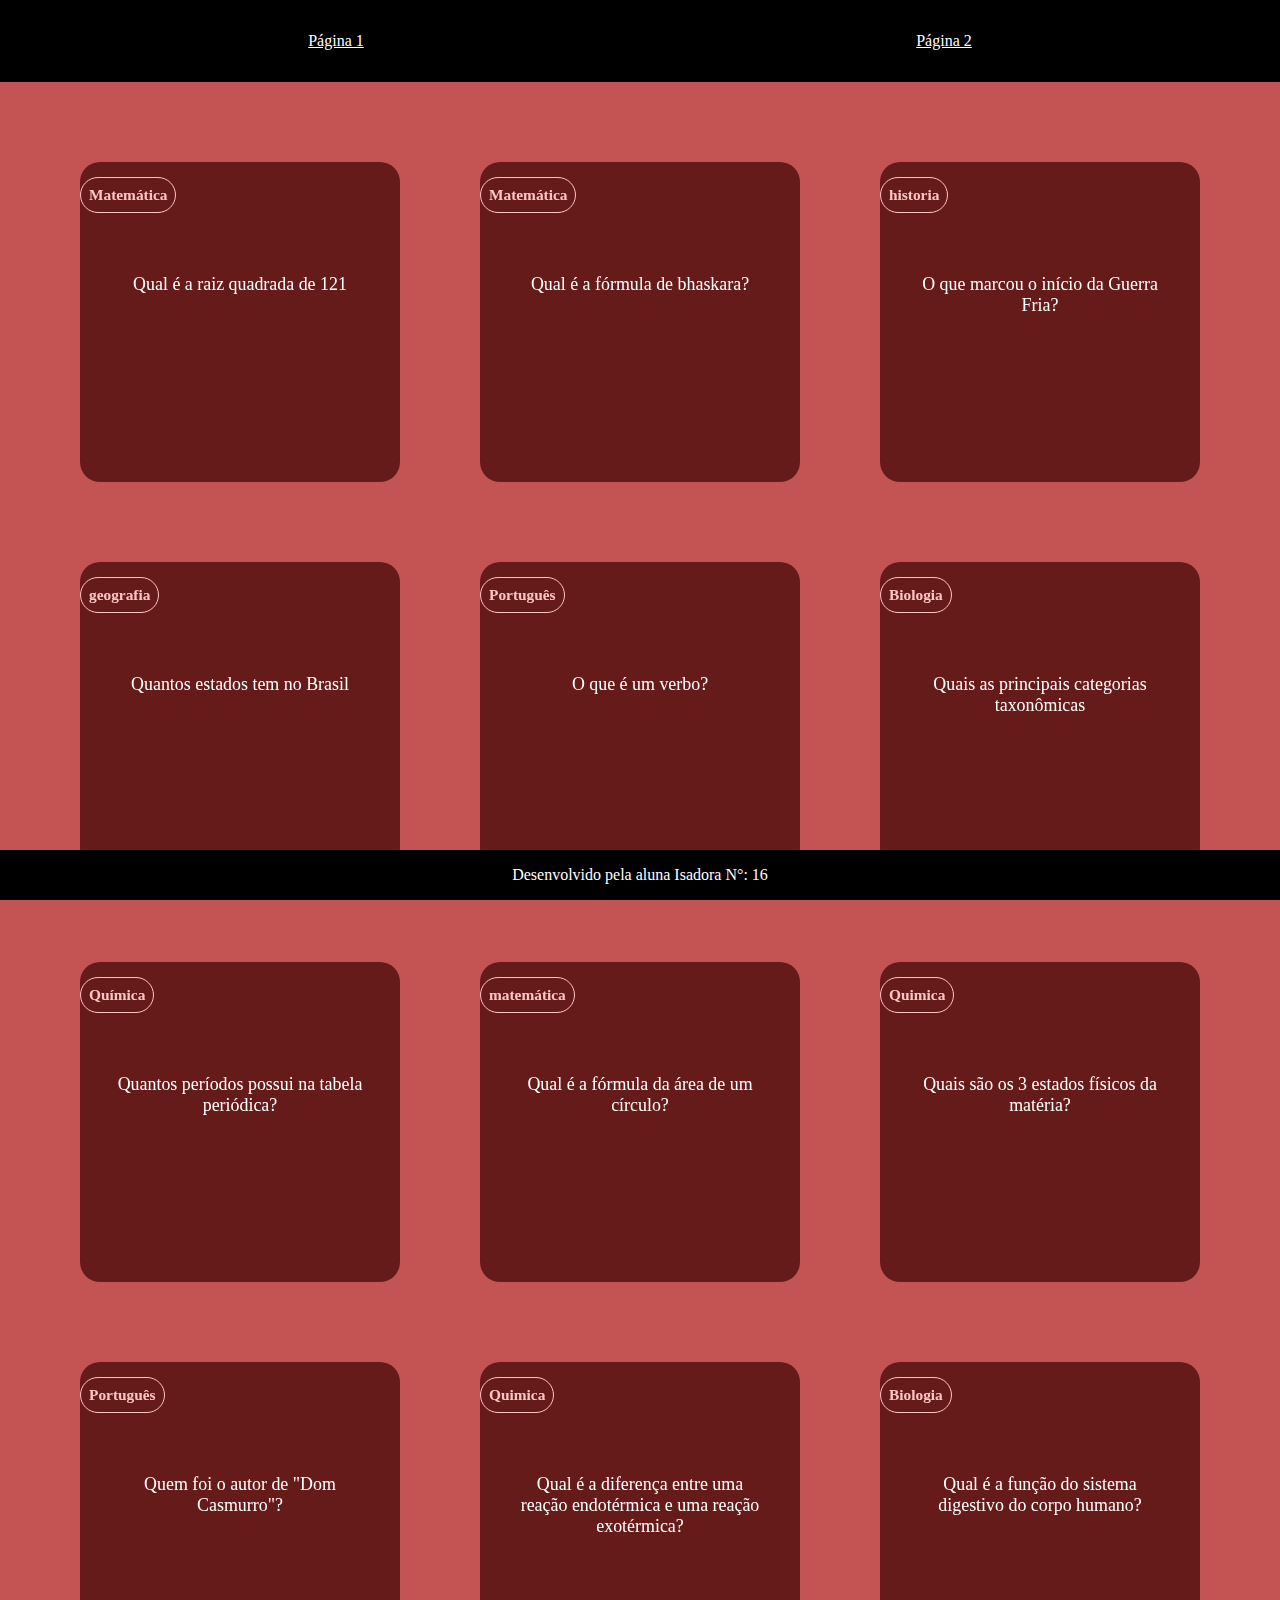
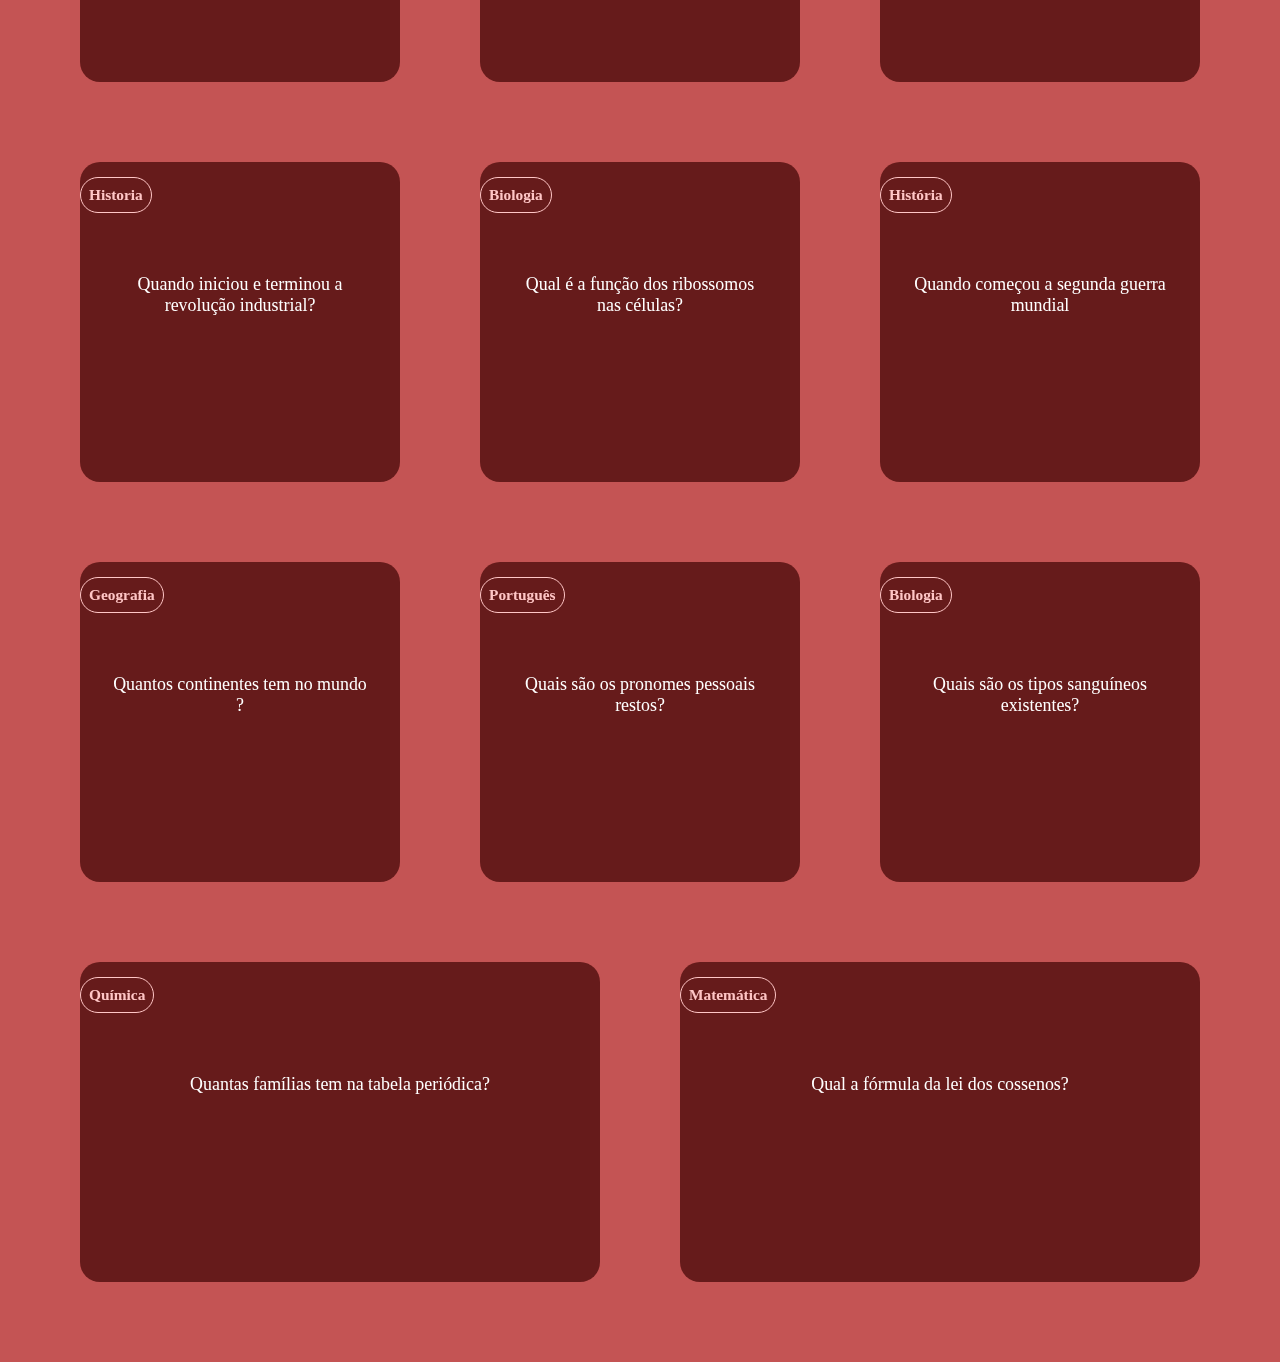
<file: index.html>
<!DOCTYPE html>
<html lang="en">
<head>
    <meta charset="UTF-8">
    <meta name="viewport" content="width=device-width, initial-scale=1.0">
    <title>07/10, perguntas</title>
    <link rel="stylesheet" href="style.css">
</head>
<body>
    <header>
        <a href="index.html">Página 1</a>
        <a href="pagina2.html">Página 2</a>

    </header>
    <section id="container">

    </section>
    <footer>
        <p>Desenvolvido pela aluna Isadora N°: 16</p>
    </footer> 
    <script src="main.js"></script>
    <script src="perguntas.js"></script>
   
</body>
</html>
</file>
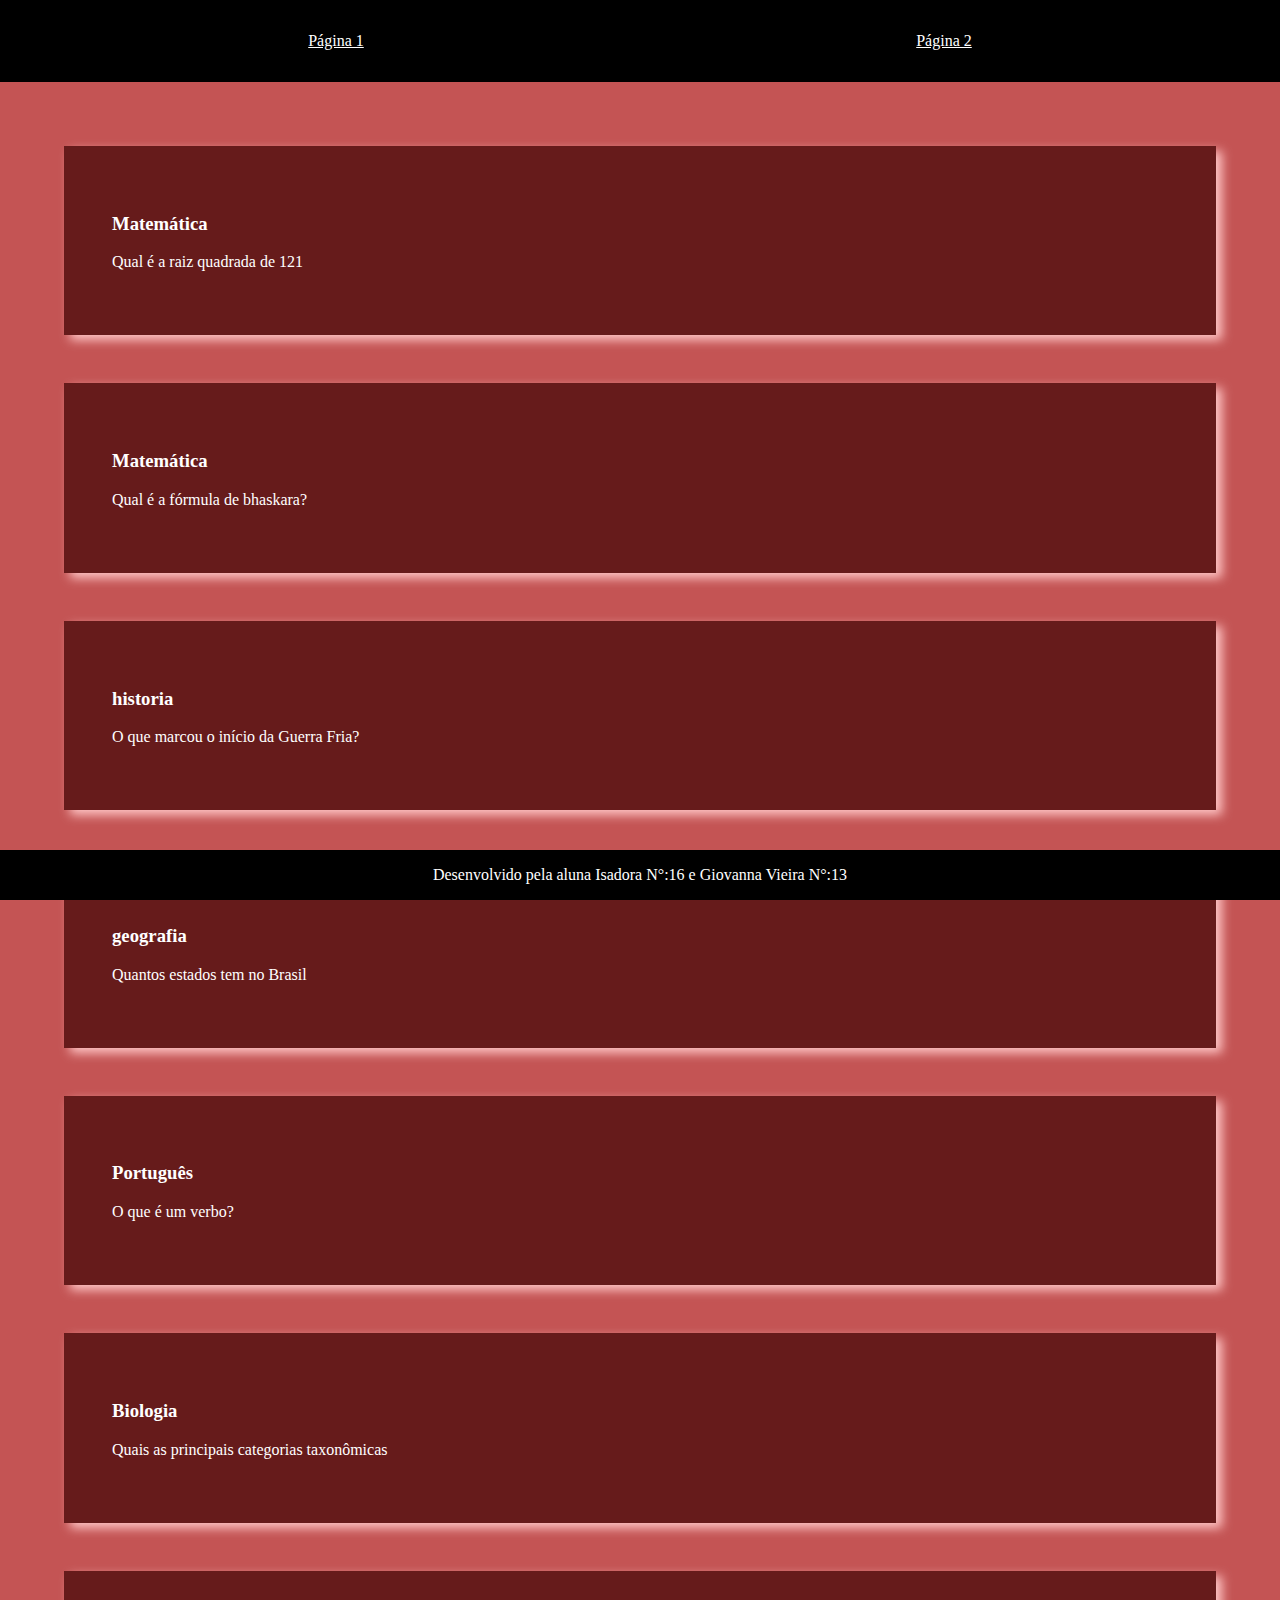
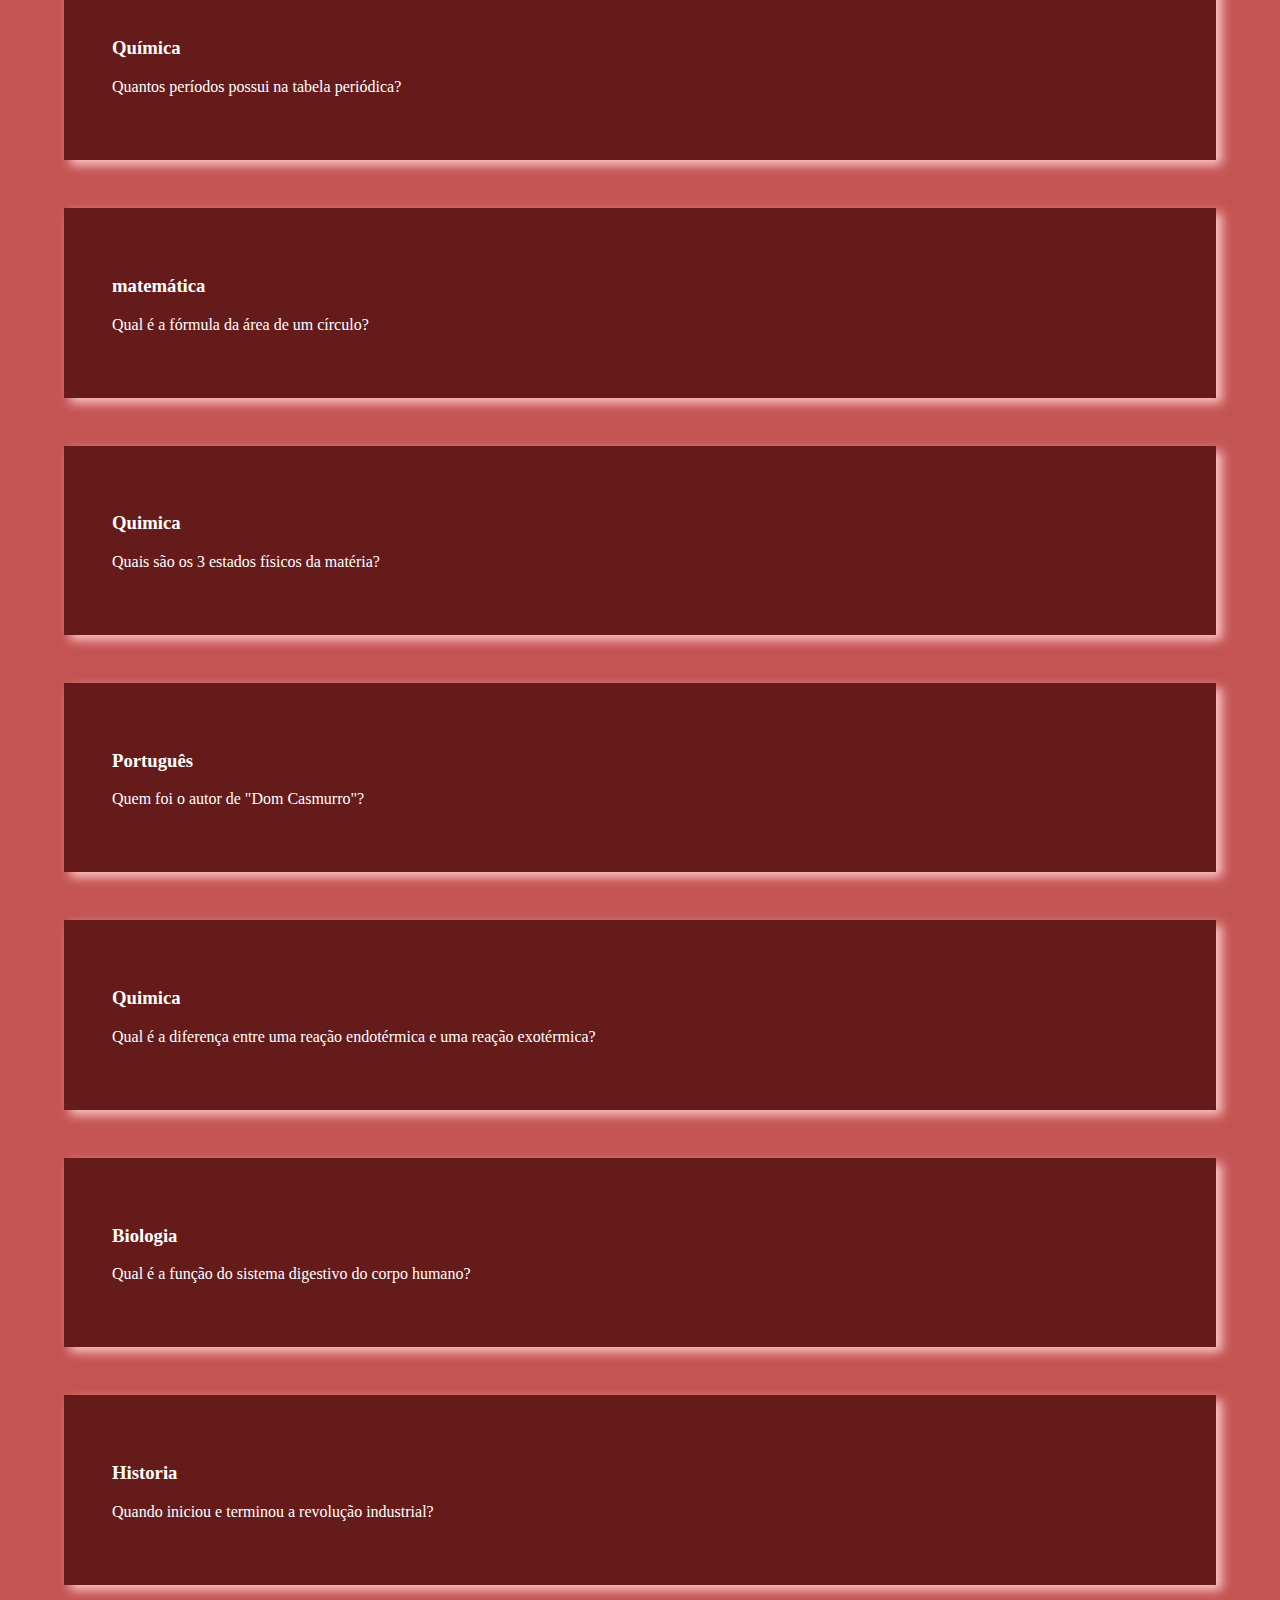
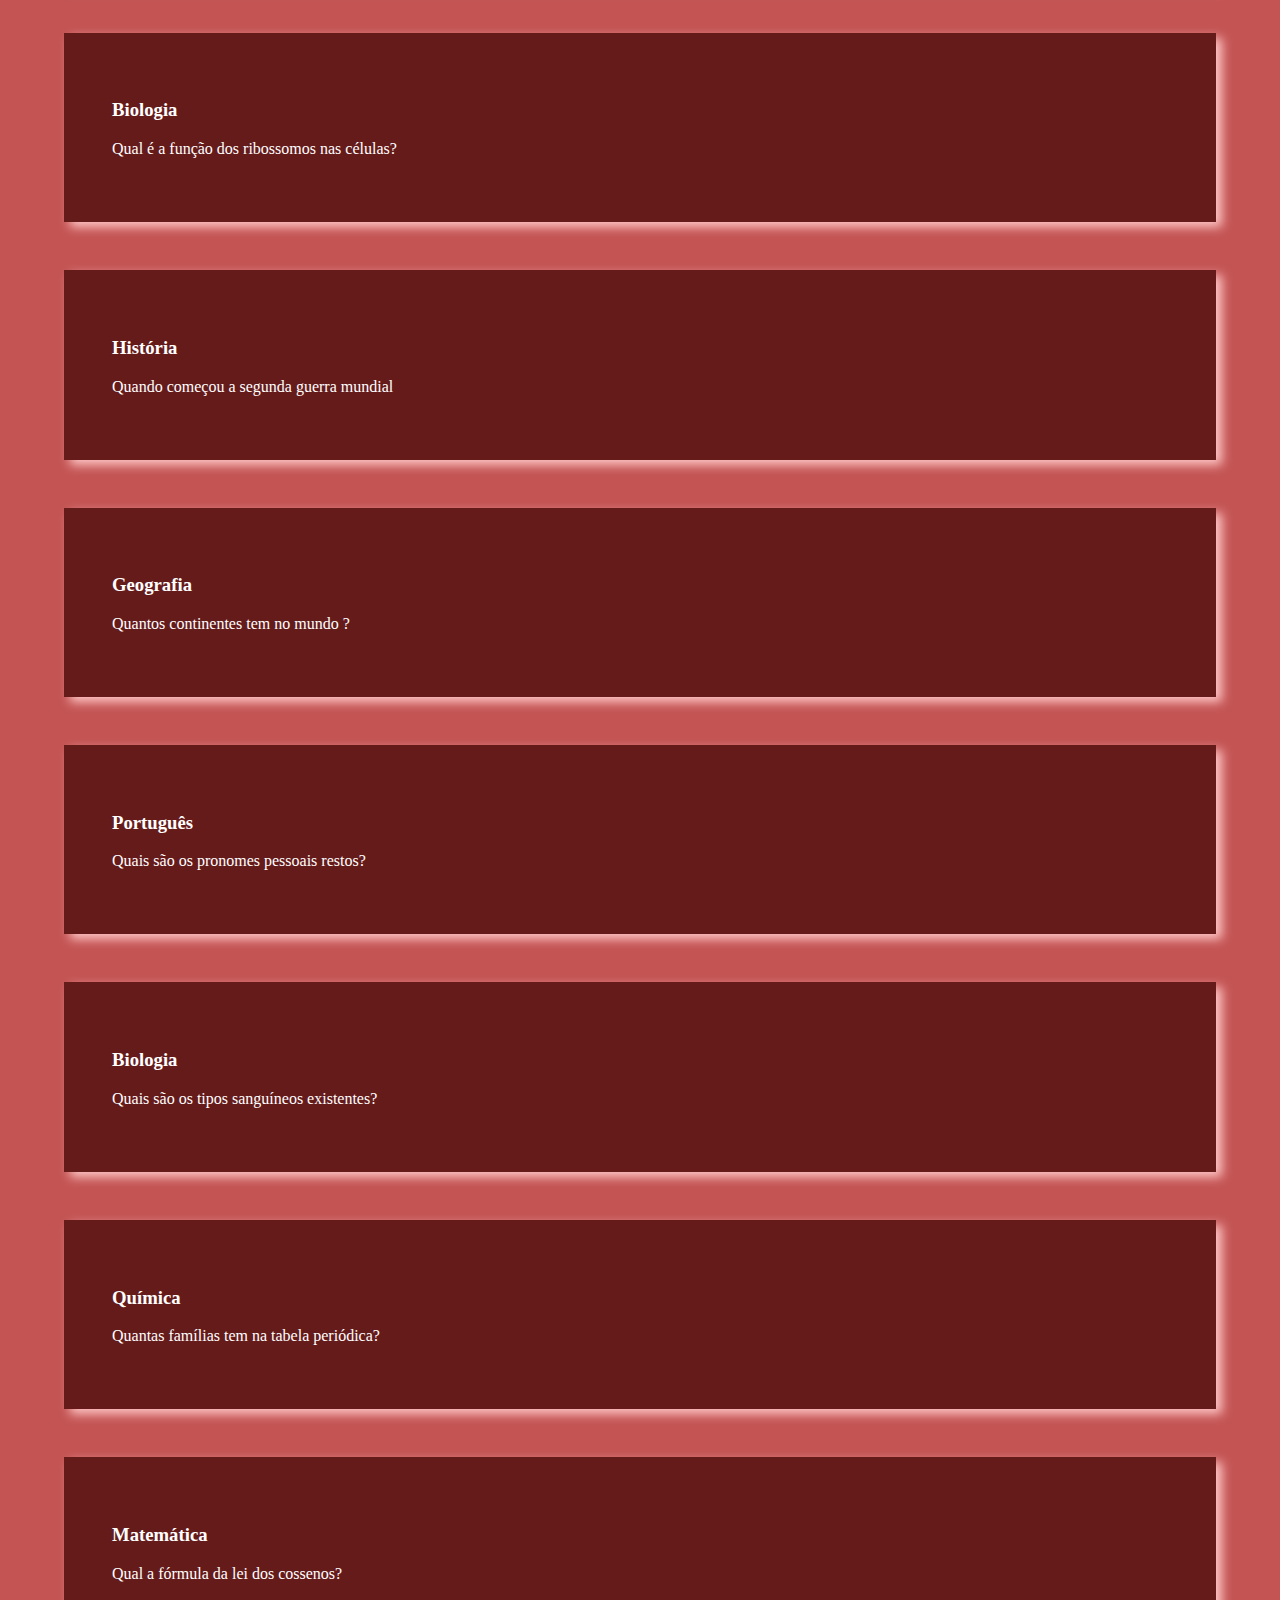
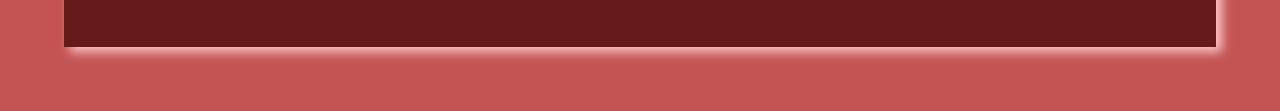
<file: pagina2.html>
<!DOCTYPE html>
<html lang="en">
<head>
    <meta charset="UTF-8">
    <meta name="viewport" content="width=device-width, initial-scale=1.0">
    <title>07/10, perguntas</title>
    <link rel="stylesheet" href="pagina2.css">
</head>
<body>
    <header>
        <a href="index.html">Página 1</a>
        <a href="pagina2.html">Página 2</a>

    </header>
    <section id="container">

    </section>
    <footer>
        <p>Desenvolvido pela aluna Isadora N°:16 e Giovanna Vieira N°:13</p>
    </footer> 
    <script src="pagina2.js"></script>
    <script src="perguntas.js"></script>
   
</body>
</html>
</file>
<file: style.css>
:root{
    --fundo:#c45454;
    --cor-frente:#661b1b;
    --cor-verso:#944646;
    --destaque:#ffc6c6;
    --preto:#000000;
    --branco:#ffffff;	
}
body{
    background-color: var(--fundo);
    margin: 0%;
}
 header{
    background-color: var(--preto);
    display: flex;
    justify-content: space-around;
    padding: 2rem;
}
header a{
    color: var(--branco);
}
    
footer{
    position: fixed;
    bottom: 0;
    background-color: var(--preto);
    color: var(--branco);
    width: 100%;
    text-align: center;
    margin: 0%;
}

#container{
    padding: 4rem;
    display: flex;
    gap: 3rem;
    flex-wrap: wrap;
}
.cartao{
    flex-grow: 1;
    flex-basis: calc(33% - 6rem);
    height: 20rem;
    margin: 1rem
}
.conteudo-cartao{
    background-color: var(--cor-frente);
    height: 100%;
    color: #ffffff;
    text-align: center;
    border-radius:20px;
    transform-style: preserve-3d;
    transition: transform 300ms ease-in-out;
}
.conteudo-cartao h3{
    border: 1px solid var(--destaque);
    border-radius: 6rem;
    color: var(--destaque);
    padding: 0.5rem;
    position: absolute;
    text-align: left;
    font-size: 1.2vw;
    backface-visibility: hidden;
}
.conteudo-cartao p{
    margin-top: 5rem;
    padding: 2rem;
    font-size: 1.4vw;
    
}
.pergunta-cartao{
    font-weight: 500;
}
.resposta-cartao{
    font-weight: 700;
    color: var(--destaque);
    background-color: var(--cor-verso);
    border: 3px solid var(--destaque);
    transform: rotateY(180deg);
    border-radius: 20px;
}
.cartao.active .conteudo-cartao{
    transform: rotateY(180deg);
}
.pergunta-cartao, .resposta-cartao{
    backface-visibility: hidden;
    position: absolute;
    height: 100%;
    width: 100%;
}
</file>
<file: pagina2.css>
:root{
    --fundo:#c45454;
    --cor-frente:#661b1b;
    --cor-verso:#944646;
    --destaque:#ffc6c6;
    --preto:#000000;
    --branco:#ffffff;	
}
body{
    background-color: var(--fundo);
    margin: 0%;
}
 header{
    background-color: var(--preto);
    display: flex;
    justify-content: space-around;
    padding: 2rem;
}
header a{
    color: var(--branco);
}
    
footer{
    position: fixed;
    bottom: 0;
    background-color: var(--preto);
    color: var(--branco);
    width: 100%;
    text-align: center;
    margin: 0%;
}
#container{
    display: grid;
    gap: 3rem;
    padding: 4rem;
}
.cartao{
    background-color: var(--cor-frente);
    padding: 48px;
    color: var(--branco);
    box-shadow: 6px 5px 10px var(--destaque);
}
.cartao:hover{
    transform: scale(1.03);
}
.resposta-cartao{
    padding:40px ;
    background-color: var(--cor-verso);
    display: none;
    
}
</file>
